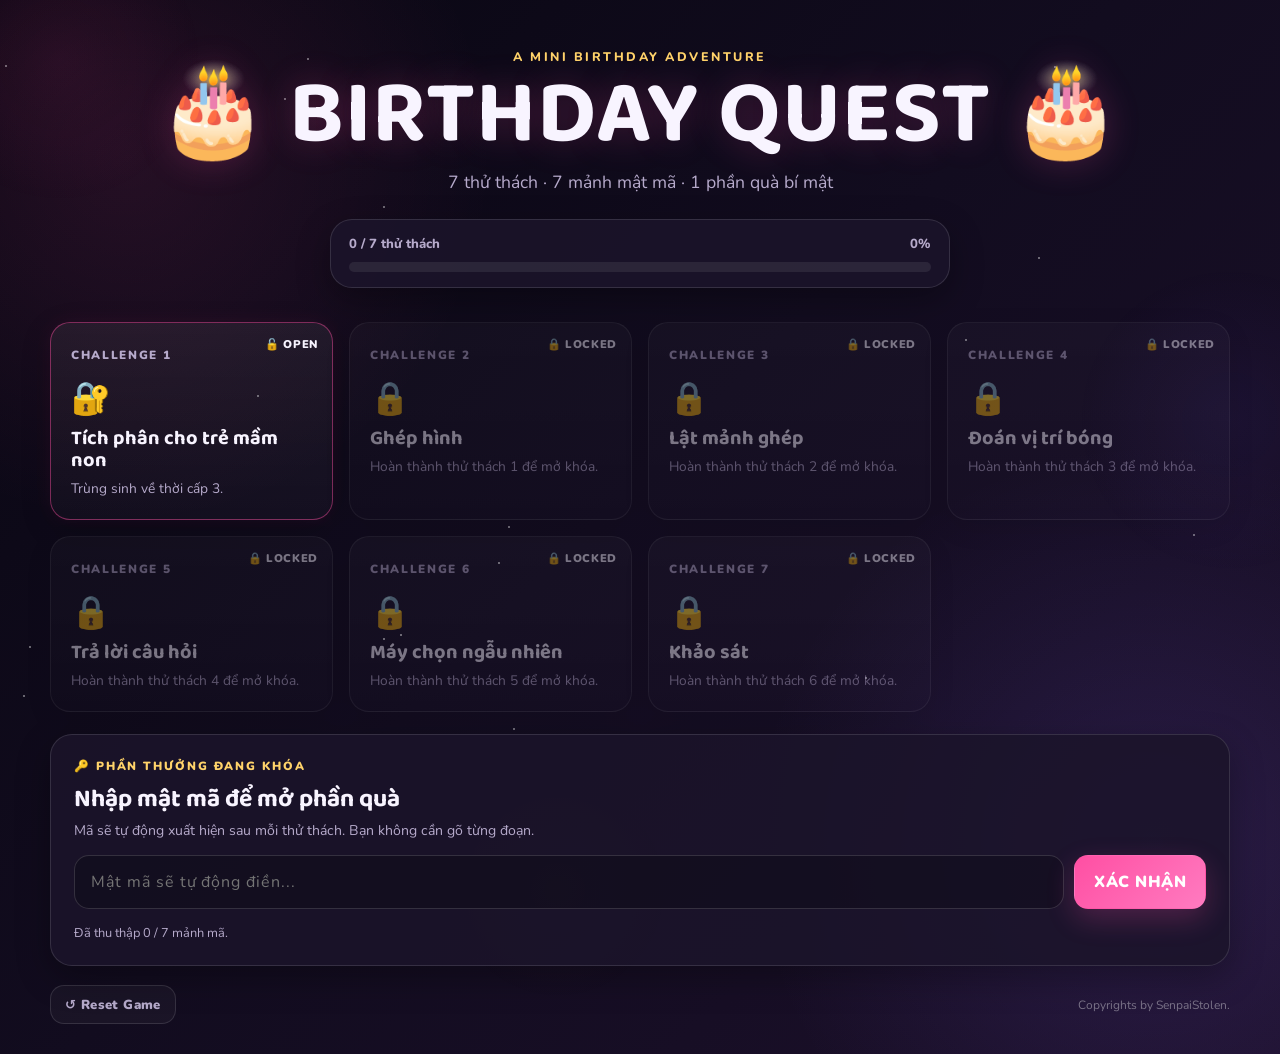
<file: index.html>
<!doctype html>
<html lang="vi">
  <head>
    <meta charset="UTF-8" />
    <meta name="viewport" content="width=device-width, initial-scale=1.0" />
    <title>Birthday Quest — 7 Challenges</title>
    <meta name="theme-color" content="#120c1f" />
    <meta
      name="description"
      content="Birthday Quest — 7 thử thách mini game tương tác"
    />
    <link rel="preconnect" href="https://fonts.googleapis.com" />
    <link rel="preconnect" href="https://fonts.gstatic.com" crossorigin />
    <link
      href="https://fonts.googleapis.com/css2?family=Baloo+2:wght@500;600;700;800&family=Nunito:wght@400;600;700;800&display=swap"
      rel="stylesheet"
    />
    <link rel="stylesheet" href="style.css" />
  </head>
  <body>
    <div class="bg-orb orb-a"></div>
    <div class="bg-orb orb-b"></div>
    <div class="bg-orb orb-c"></div>
    <div id="particles" aria-hidden="true"></div>

    <main class="app-shell">
      <header class="hero">
        <div class="eyebrow">A MINI BIRTHDAY ADVENTURE</div>
        <h1>🎂 BIRTHDAY QUEST 🎂</h1>
        <p class="hero-subtitle">
          7 thử thách · 7 mảnh mật mã · 1 phần quà bí mật
        </p>

        <div class="progress-card glass">
          <div class="progress-head">
            <span id="progressText">0 / 7 thử thách</span>
            <span id="progressPercent">0%</span>
          </div>
          <div class="progress-track" aria-label="Tiến trình">
            <div id="progressBar" class="progress-fill"></div>
          </div>
        </div>
      </header>

      <section
        class="challenge-grid"
        id="challengeGrid"
        aria-label="7 thử thách mini game"
      ></section>

      <section class="code-panel glass">
        <div>
          <div class="panel-kicker">🔑 PHẦN THƯỞNG ĐANG KHÓA</div>
          <h2>Nhập mật mã để mở phần quà</h2>
          <p>
            Mã sẽ tự động xuất hiện sau mỗi thử thách. Bạn không cần gõ từng
            đoạn.
          </p>
        </div>
        <div class="code-row">
          <input
            id="finalCodeInput"
            type="text"
            autocomplete="off"
            spellcheck="false"
            placeholder="Mật mã sẽ tự động điền..."
            aria-label="Mật mã"
          />
          <button id="verifyCodeBtn" class="primary-btn">XÁC NHẬN</button>
        </div>
        <div class="code-status" id="codeStatus">
          Hoàn thành tất cả thử thách để mở khóa.
        </div>
      </section>

      <footer class="footer">
        <button id="resetBtn" class="ghost-btn">↺ Reset Game</button>
        <span>Copyrights by SenpaiStolen.</span>
      </footer>
    </main>

    <div class="modal-backdrop" id="modalBackdrop" hidden>
      <div
        class="modal"
        role="dialog"
        aria-modal="true"
        aria-labelledby="modalTitle"
      >
        <button class="modal-close" id="modalClose" aria-label="Đóng">×</button>
        <div class="modal-icon" id="modalIcon">✨</div>
        <h3 id="modalTitle">Thông báo</h3>
        <p id="modalMessage"></p>
        <div class="modal-actions" id="modalActions"></div>
      </div>
    </div>

    <script src="script.js"></script>
  </body>
</html>
</file>
<file: style.css>
:root {
  --bg-0: #080611;
  --bg-1: #120c1f;
  --bg-2: #1c102b;
  --panel: rgba(27, 20, 42, 0.72);
  --panel-strong: rgba(29, 19, 48, 0.92);
  --text: #f8f4ff;
  --muted: #b6aacb;
  --line: rgba(255, 255, 255, 0.12);
  --accent: #ff4fa3;
  --accent-2: #8d6aff;
  --success: #5dffb0;
  --danger: #ff667f;
  --gold: #ffd36a;
  --shadow: 0 12px 34px rgba(0, 0, 0, 0.3);
}

* {
  box-sizing: border-box;
}
html {
  scroll-behavior: auto;
}
body {
  margin: 0;
  min-height: 100vh;
  color: var(--text);
  background:
    radial-gradient(
      circle at 10% 15%,
      rgba(255, 79, 163, 0.11),
      transparent 25%
    ),
    radial-gradient(
      circle at 90% 80%,
      rgba(141, 106, 255, 0.14),
      transparent 28%
    ),
    linear-gradient(135deg, var(--bg-0), var(--bg-1) 48%, var(--bg-2));
  font-family: "Nunito", system-ui, sans-serif;
  overflow-x: hidden;
}

button,
input {
  font: inherit;
}
button {
  cursor: pointer;
}

body.modal-open {
  overflow: hidden;
}
.bg-orb {
  position: fixed;
  z-index: -1;
  border-radius: 999px;
  pointer-events: none;
  opacity: 0.12;
  contain: strict;
}
.orb-a {
  width: 280px;
  height: 280px;
  background: radial-gradient(
    circle,
    rgba(255, 63, 158, 0.55) 0%,
    rgba(255, 63, 158, 0) 72%
  );
  top: -80px;
  left: -80px;
}
.orb-b {
  width: 300px;
  height: 300px;
  background: radial-gradient(
    circle,
    rgba(118, 84, 255, 0.55) 0%,
    rgba(118, 84, 255, 0) 72%
  );
  right: -100px;
  top: 30%;
}
.orb-c {
  width: 220px;
  height: 220px;
  background: radial-gradient(
    circle,
    rgba(255, 200, 91, 0.42) 0%,
    rgba(255, 200, 91, 0) 72%
  );
  left: 35%;
  bottom: -100px;
  opacity: 0.08;
}

#particles {
  position: fixed;
  inset: 0;
  pointer-events: none;
  z-index: -1;
  overflow: hidden;
  contain: strict;
}
.particle {
  position: absolute;
  width: 2px;
  height: 2px;
  border-radius: 50%;
  background: rgba(255, 255, 255, 0.5);
  animation: twinkle var(--dur) ease-in-out infinite alternate;
}

.app-shell {
  width: min(1180px, calc(100% - 28px));
  margin: 0 auto;
  padding: 48px 0 30px;
}
.hero {
  text-align: center;
}
.eyebrow {
  color: var(--gold);
  font-size: 0.78rem;
  font-weight: 800;
  letter-spacing: 0.2em;
}
h1 {
  margin: 8px 0 5px;
  font-family: "Baloo 2", sans-serif;
  font-size: clamp(2.7rem, 7vw, 5.7rem);
  line-height: 0.95;
  letter-spacing: 0.01em;
  text-shadow: 0 0 36px rgba(255, 79, 163, 0.24);
}
.hero-subtitle {
  margin: 12px 0 25px;
  color: var(--muted);
  font-size: clamp(0.95rem, 2vw, 1.1rem);
}

.glass {
  background: rgba(27, 20, 42, 0.86);
  border: 1px solid var(--line);
  border-radius: 22px;
  box-shadow: var(--shadow);
}
.progress-card {
  width: min(620px, 100%);
  margin: 0 auto 34px;
  padding: 15px 18px;
}
.progress-head {
  display: flex;
  justify-content: space-between;
  margin-bottom: 9px;
  font-size: 0.82rem;
  color: var(--muted);
  font-weight: 800;
}
.progress-track {
  height: 10px;
  background: rgba(255, 255, 255, 0.08);
  border-radius: 999px;
  overflow: hidden;
}
.progress-fill {
  height: 100%;
  width: 0;
  border-radius: inherit;
  background: linear-gradient(90deg, var(--accent), var(--accent-2));
  box-shadow: 0 0 22px rgba(255, 79, 163, 0.45);
  transition: width 0.45s cubic-bezier(0.22, 1, 0.36, 1);
}

.challenge-grid {
  display: grid;
  grid-template-columns: repeat(4, minmax(0, 1fr));
  gap: 16px;
}
.challenge-card {
  position: relative;
  min-height: 170px;
  padding: 20px;
  border-radius: 20px;
  border: 1px solid var(--line);
  background: linear-gradient(
    180deg,
    rgba(255, 255, 255, 0.06),
    rgba(255, 255, 255, 0.025)
  );
  box-shadow: 0 8px 30px rgba(0, 0, 0, 0.18);
  overflow: hidden;
  isolation: isolate;
  transition:
    transform 0.22s ease,
    border-color 0.22s ease,
    box-shadow 0.22s ease,
    opacity 0.22s ease;
}
.challenge-card::after {
  content: "";
  position: absolute;
  inset: -40%;
  z-index: -1;
  background: radial-gradient(
    circle,
    rgba(255, 255, 255, 0.06),
    transparent 55%
  );
  opacity: 0;
  transition: opacity 0.2s;
}
.challenge-card.unlocked {
  cursor: pointer;
  border-color: rgba(255, 79, 163, 0.28);
}
.challenge-card.unlocked:hover {
  transform: translateY(-5px);
  border-color: rgba(255, 79, 163, 0.6);
  box-shadow:
    0 18px 40px rgba(0, 0, 0, 0.3),
    0 0 28px rgba(255, 79, 163, 0.1);
}
.challenge-card.unlocked:hover::after {
  opacity: 1;
}
.challenge-card.locked {
  opacity: 0.46;
  cursor: not-allowed;
}
.challenge-card.completed {
  border-color: rgba(93, 255, 176, 0.38);
  background: linear-gradient(
    180deg,
    rgba(93, 255, 176, 0.09),
    rgba(255, 255, 255, 0.025)
  );
}
.challenge-card.active {
  border-color: rgba(255, 79, 163, 0.44);
  box-shadow:
    0 8px 30px rgba(0, 0, 0, 0.2),
    0 0 20px rgba(255, 79, 163, 0.08);
}

.challenge-number {
  font-size: 0.74rem;
  color: var(--muted);
  font-weight: 900;
  letter-spacing: 0.14em;
}
.challenge-icon {
  font-size: 2rem;
  margin: 12px 0 7px;
}
.challenge-title {
  font-family: "Baloo 2", sans-serif;
  font-size: 1.25rem;
  line-height: 1.1;
  margin: 0 0 8px;
}
.challenge-desc {
  margin: 0;
  color: var(--muted);
  font-size: 0.86rem;
  line-height: 1.45;
}
.challenge-state {
  position: absolute;
  right: 14px;
  top: 14px;
  font-size: 0.7rem;
  font-weight: 900;
  letter-spacing: 0.06em;
}

.code-panel {
  margin-top: 22px;
  padding: 23px;
  display: grid;
  gap: 15px;
}
.panel-kicker {
  color: var(--gold);
  font-size: 0.74rem;
  font-weight: 900;
  letter-spacing: 0.16em;
}
.code-panel h2 {
  margin: 5px 0 2px;
  font-family: "Baloo 2", sans-serif;
  font-size: 1.55rem;
}
.code-panel p {
  margin: 0;
  color: var(--muted);
  font-size: 0.88rem;
}
.code-row {
  display: grid;
  grid-template-columns: 1fr auto;
  gap: 10px;
}
.code-row input {
  min-width: 0;
  height: 54px;
  padding: 0 16px;
  color: var(--text);
  background: rgba(0, 0, 0, 0.22);
  border: 1px solid rgba(255, 255, 255, 0.14);
  border-radius: 15px;
  outline: none;
  letter-spacing: 0.06em;
  transition:
    border-color 0.2s,
    box-shadow 0.2s;
}
.code-row input:focus {
  border-color: rgba(141, 106, 255, 0.75);
  box-shadow: 0 0 0 4px rgba(141, 106, 255, 0.09);
}
.primary-btn,
.secondary-btn,
.danger-btn,
.ghost-btn {
  border: 1px solid transparent;
  border-radius: 14px;
  padding: 0 19px;
  min-height: 50px;
  font-weight: 900;
  letter-spacing: 0.03em;
  transition:
    transform 0.2s,
    box-shadow 0.2s,
    background 0.2s,
    border-color 0.2s;
}
.primary-btn {
  color: white;
  background: linear-gradient(135deg, var(--accent), #ff7bc0);
  box-shadow: 0 10px 28px rgba(255, 79, 163, 0.22);
}
.primary-btn:hover,
.secondary-btn:hover,
.danger-btn:hover,
.ghost-btn:hover {
  transform: translateY(-2px);
}
.secondary-btn {
  color: white;
  background: rgba(141, 106, 255, 0.15);
  border-color: rgba(141, 106, 255, 0.3);
}
.danger-btn {
  color: white;
  background: linear-gradient(135deg, #ff355e, #c1164a);
  box-shadow: 0 10px 28px rgba(255, 53, 94, 0.2);
}
.ghost-btn {
  color: var(--muted);
  background: rgba(255, 255, 255, 0.035);
  border-color: rgba(255, 255, 255, 0.12);
  min-height: 39px;
  padding: 0 14px;
  font-size: 0.82rem;
}
.primary-btn:disabled,
.secondary-btn:disabled,
.danger-btn:disabled {
  opacity: 0.5;
  cursor: not-allowed;
  transform: none;
}
.code-status {
  font-size: 0.8rem;
  color: var(--muted);
}

.footer {
  display: flex;
  align-items: center;
  justify-content: space-between;
  gap: 12px;
  margin-top: 19px;
  color: rgba(255, 255, 255, 0.4);
  font-size: 0.75rem;
}

.challenge-screen {
  display: grid;
  grid-column: 1 / -1;
  width: 100%;
  min-width: 0;
  gap: 20px;
}
.challenge-hero {
  display: flex;
  align-items: flex-start;
  justify-content: space-between;
  gap: 20px;
}
.challenge-hero h2 {
  margin: 0 0 5px;
  font-family: "Baloo 2", sans-serif;
  font-size: clamp(1.8rem, 4vw, 2.5rem);
}
.challenge-hero p {
  margin: 0;
  color: var(--muted);
}
.challenge-close {
  border: 1px solid var(--line);
  background: rgba(255, 255, 255, 0.04);
  color: var(--muted);
  width: 40px;
  height: 40px;
  border-radius: 50%;
  font-size: 1.2rem;
}
.challenge-box {
  padding: 24px;
  border: 1px solid var(--line);
  border-radius: 22px;
  background: rgba(0, 0, 0, 0.15);
}

.math-card {
  text-align: center;
}
.equation {
  margin: 14px 0 20px;
  font-family: Georgia, serif;
  font-size: clamp(2rem, 6vw, 3.4rem);
}
.answer-input {
  width: min(380px, 100%);
  height: 50px;
  padding: 0 15px;
  text-align: center;
  color: var(--text);
  background: rgba(255, 255, 255, 0.04);
  border: 1px solid var(--line);
  border-radius: 13px;
  outline: none;
}
.answer-input:focus {
  border-color: rgba(255, 79, 163, 0.7);
  box-shadow: 0 0 0 4px rgba(255, 79, 163, 0.08);
}
.help-text {
  margin-top: 10px;
  color: rgba(255, 255, 255, 0.42);
  font-size: 0.76rem;
}

.rps-game {
  display: grid;
  gap: 20px;
  max-width: 820px;
  margin: 0 auto;
  text-align: center;
}
.rps-scoreboard {
  display: grid;
  grid-template-columns: 1fr auto 1fr;
  align-items: center;
  gap: 16px;
  width: min(560px, 100%);
  margin: 0 auto;
}
.rps-score-card {
  padding: 14px 18px;
  border: 1px solid var(--line);
  border-radius: 17px;
  background: rgba(255, 255, 255, 0.04);
}
.rps-score-card span {
  display: block;
  color: var(--muted);
  font-size: 0.7rem;
  font-weight: 900;
  letter-spacing: 0.12em;
}
.rps-score-card strong {
  display: block;
  margin-top: 2px;
  font-family: "Baloo 2", sans-serif;
  font-size: 2rem;
  line-height: 1;
}
.rps-vs {
  color: var(--gold);
  font-family: "Baloo 2", sans-serif;
  font-size: 1.2rem;
  font-weight: 900;
}
.rps-arena {
  display: grid;
  grid-template-columns: 1fr minmax(130px, 0.7fr) 1fr;
  align-items: center;
  gap: 14px;
  width: min(700px, 100%);
  margin: 0 auto;
}
.rps-side {
  display: grid;
  justify-items: center;
  gap: 7px;
  color: var(--muted);
  font-size: 0.7rem;
  font-weight: 900;
  letter-spacing: 0.1em;
}
.rps-pick {
  width: clamp(92px, 18vw, 130px);
  aspect-ratio: 1;
  display: grid;
  place-items: center;
  border-radius: 24px;
  border: 1px solid rgba(255, 255, 255, 0.12);
  background: linear-gradient(
    180deg,
    rgba(255, 255, 255, 0.08),
    rgba(255, 255, 255, 0.025)
  );
  box-shadow: 0 12px 28px rgba(0, 0, 0, 0.18);
  font-size: clamp(3rem, 8vw, 4.5rem);
  user-select: none;
}
.rps-result {
  font-family: "Baloo 2", sans-serif;
  font-size: clamp(1.25rem, 3vw, 1.7rem);
  font-weight: 900;
  line-height: 1.1;
}
.rps-result.thinking {
  animation: rpsPulse 0.5s ease-in-out infinite alternate;
  color: var(--gold);
}
.rps-result.win {
  color: var(--success);
}
.rps-result.lose {
  color: var(--danger);
}
.rps-result.draw {
  color: var(--gold);
}
.rps-choices {
  display: grid;
  grid-template-columns: repeat(3, minmax(0, 1fr));
  gap: 12px;
  width: min(700px, 100%);
  margin: 0 auto;
}
.rps-choice {
  min-height: 92px;
  display: grid;
  place-items: center;
  gap: 2px;
  padding: 12px;
  border: 1px solid var(--line);
  border-radius: 17px;
  background: rgba(255, 255, 255, 0.035);
  color: var(--text);
  font-weight: 900;
  transition:
    transform 0.16s ease,
    border-color 0.16s ease,
    background 0.16s ease,
    box-shadow 0.16s ease;
}
.rps-choice:hover {
  transform: translateY(-3px);
  border-color: rgba(255, 79, 163, 0.55);
  background: rgba(255, 79, 163, 0.08);
  box-shadow: 0 10px 24px rgba(0, 0, 0, 0.2);
}
.rps-choice:active {
  transform: translateY(-1px) scale(0.98);
}
.rps-choice.chosen {
  border-color: rgba(255, 79, 163, 0.72);
  box-shadow:
    0 0 0 3px rgba(255, 79, 163, 0.08),
    0 12px 26px rgba(255, 79, 163, 0.12);
}
.rps-choice-emoji {
  font-size: 2.25rem;
  line-height: 1;
}
.rps-status {
  min-height: 22px;
  color: var(--muted);
  font-size: 0.82rem;
}

/* ==========================================
   JIGSAW PUZZLE — Challenge 2
   ========================================== */
.jigsaw-wrapper {
  display: grid;
  gap: 16px;
  max-width: 960px;
  margin: 0 auto;
}
.jigsaw-hint {
  margin: 0;
  text-align: center;
  color: var(--muted);
  font-size: 0.88rem;
}
.jigsaw-layout {
  display: grid;
  grid-template-columns: 1fr 1fr;
  gap: 20px;
  align-items: start;
}
/* Khay chứa các mảnh chưa đặt */
.jigsaw-tray {
  display: grid;
  grid-template-columns: repeat(3, 1fr);
  gap: 8px;
  padding: 12px;
  border: 1px solid var(--line);
  border-radius: 18px;
  background: rgba(255, 255, 255, 0.03);
  min-height: 200px;
}
/* Bảng ghép hình */
.jigsaw-board {
  display: grid;
  grid-template-columns: repeat(var(--jcols), 1fr);
  grid-template-rows: repeat(var(--jrows), 1fr);
  gap: 3px;
  border: 2px solid rgba(255, 255, 255, 0.1);
  border-radius: 14px;
  overflow: hidden;
  background: rgba(0, 0, 0, 0.3);
  aspect-ratio: 4 / 3;
}
/* Ô trống trên bảng */
.jigsaw-slot {
  position: relative;
  background: rgba(255, 255, 255, 0.04);
  border: 1px dashed rgba(255, 255, 255, 0.14);
  transition:
    border-color 0.18s ease,
    background 0.18s ease;
  cursor: default;
  overflow: hidden;
}
.jigsaw-slot.drag-over {
  border-color: rgba(141, 106, 255, 0.75);
  background: rgba(141, 106, 255, 0.1);
}
.jigsaw-slot.slot-locked {
  border: none;
  background: transparent;
  cursor: default;
}
.jigsaw-slot.slot-wrong {
  border-color: var(--danger);
  background: rgba(255, 102, 127, 0.12);
}
/* Mảnh ghép hình */
.jigsaw-piece {
  width: 100%;
  aspect-ratio: 4 / 3;
  border-radius: 8px;
  border: 1px solid rgba(255, 255, 255, 0.14);
  background-repeat: no-repeat;
  cursor: grab;
  transition:
    transform 0.14s ease,
    box-shadow 0.14s ease,
    border-color 0.14s ease,
    opacity 0.14s ease;
  user-select: none;
  -webkit-user-select: none;
  touch-action: none;
}
.jigsaw-piece:hover:not(.locked):not(.dragging) {
  transform: translateY(-3px) scale(1.04);
  border-color: rgba(255, 79, 163, 0.65);
  box-shadow: 0 8px 22px rgba(0, 0, 0, 0.35);
}
.jigsaw-piece:active:not(.locked) {
  cursor: grabbing;
}
.jigsaw-piece.dragging {
  opacity: 0.45;
  transform: scale(0.96);
}
/* Mảnh đã khóa đúng vị trí — không còn viền nữa, hiện full */
.jigsaw-piece.locked {
  width: 100%;
  height: 100%;
  border-radius: 0;
  border: none;
  aspect-ratio: unset;
  cursor: default;
  position: absolute;
  inset: 0;
  animation: pieceLock 0.32s cubic-bezier(0.16, 1, 0.3, 1);
}
/* Ghost mảnh khi kéo bằng touch */
.jigsaw-ghost {
  position: fixed;
  z-index: 999;
  pointer-events: none;
  opacity: 0.7;
  border-radius: 8px;
  border: 2px solid rgba(141, 106, 255, 0.8);
  box-shadow: 0 16px 40px rgba(0, 0, 0, 0.45);
}
.jigsaw-status {
  text-align: center;
  color: var(--muted);
  font-size: 0.82rem;
  font-weight: 800;
  letter-spacing: 0.05em;
}
@keyframes pieceLock {
  0% {
    transform: scale(1.06);
    opacity: 0.7;
  }
  60% {
    transform: scale(0.98);
    opacity: 1;
  }
  100% {
    transform: scale(1);
    opacity: 1;
  }
}

/* Responsive: mobile xếp dọc */
@media (max-width: 680px) {
  .jigsaw-layout {
    grid-template-columns: 1fr;
  }
  .jigsaw-tray {
    grid-template-columns: repeat(4, 1fr);
  }
}

.questions {
  display: grid;
  gap: 15px;
  max-width: 760px;
  margin: 0 auto;
}
.question-item {
  padding: 17px;
  border: 1px solid var(--line);
  border-radius: 16px;
  background: rgba(255, 255, 255, 0.03);
}
.question-item label {
  display: block;
  margin-bottom: 8px;
  font-weight: 800;
  line-height: 1.45;
}
.question-item input {
  width: 100%;
  height: 48px;
  padding: 0 13px;
  background: rgba(0, 0, 0, 0.2);
  color: var(--text);
  border: 1px solid var(--line);
  border-radius: 11px;
  outline: none;
}
.question-item input:focus {
  border-color: rgba(141, 106, 255, 0.7);
}

.cup-game {
  display: grid;
  gap: 20px;
  text-align: center;
}
.cup-arena {
  position: relative;
  width: min(680px, 100%);
  margin: 0 auto;
  height: clamp(250px, 38vw, 300px);
  overflow: hidden;
}

/* =========================
   CỐC
   ========================= */

.cup {
  position: absolute;

  /* VỊ TRÍ BAN ĐẦU: CỐC Ở PHÍA TRÊN */
  top: 30px;

  width: min(132px, calc((100% - 48px) / 3));
  min-width: 78px;
  aspect-ratio: 0.9;

  border-radius: 18px 18px 34% 34%;
  background: linear-gradient(160deg, #ffbb78, #ff6f91 48%, #8f58da);

  border: 1px solid rgba(255, 255, 255, 0.2);

  box-shadow:
    0 18px 28px rgba(0, 0, 0, 0.28),
    inset 0 4px 10px rgba(255, 255, 255, 0.18);

  transform-origin: 50% 100%;

  transition:
    left 0.55s cubic-bezier(0.22, 1, 0.36, 1),
    top 0.35s cubic-bezier(0.22, 1, 0.36, 1),
    transform 0.35s cubic-bezier(0.22, 1, 0.36, 1),
    filter 0.2s;

  transform: translateX(-50%);

  z-index: 2;
}

.cup::after {
  content: "";
  position: absolute;
  inset: 0;

  border-radius: inherit;

  background: linear-gradient(
    90deg,
    rgba(255, 255, 255, 0.15),
    transparent 32%
  );

  pointer-events: none;
}

/* =========================
   CỐC HẠ XUỐNG ĐỂ XÁO
   ========================= */

.cup.shuffling {
  top: 145px;
}

/* =========================
   CỐC ĐƯỢC CHỌN → ĐI LÊN
   ========================= */

.cup.reveal {
  top: 30px;

  transform: translateX(-50%) translateY(-20px) rotate(-8deg);

  filter: brightness(1.14);

  z-index: 3;
}

/* =========================
   QUẢ BÓNG
   ========================= */

.ball {
  position: absolute;

  width: 28px;
  height: 28px;

  /*
   * Bóng nằm phía dưới cốc
   * khi cốc đang ở vị trí trên.
   */
  left: 16.67%;
  top: 250px;

  border-radius: 50%;

  transform: translateX(-50%);

  background: radial-gradient(
    circle at 35% 30%,
    #fff 0 10%,
    #ffe67b 12%,
    #ff9a4a 65%,
    #ff516f
  );

  box-shadow: 0 0 25px rgba(255, 203, 83, 0.55);

  transition:
    left 0.55s cubic-bezier(0.22, 1, 0.36, 1),
    top 0.35s ease,
    opacity 0.2s;

  /*
   * Quan trọng:
   * bóng nằm phía sau cốc.
   */
  z-index: 1;
}

/* =========================
   NÚT CHỌN CỐC
   ========================= */

.cup-labels {
  display: grid;
  grid-template-columns: repeat(3, 1fr);

  width: min(680px, 100%);
  margin: 0 auto;

  gap: 12px;
}

.cup-select {
  min-height: 46px;

  border: 1px solid rgba(255, 255, 255, 0.13);
  border-radius: 13px;

  background: rgba(255, 255, 255, 0.04);

  color: var(--text);

  font-weight: 800;
}

/* =========================
   SỐ VÒNG
   ========================= */

.round-badge {
  display: inline-block;

  padding: 7px 11px;

  border-radius: 999px;

  background: rgba(255, 255, 255, 0.06);

  border: 1px solid var(--line);

  font-size: 0.78rem;
  font-weight: 900;
}
.survey {
  text-align: center;
}
.survey-question {
  margin: 15px auto 18px;
  max-width: 680px;
  font-family: "Baloo 2", sans-serif;
  font-size: clamp(1.5rem, 4vw, 2.1rem);
}
.survey-grid {
  display: grid;
  grid-template-columns: repeat(2, minmax(0, 1fr));
  gap: 12px;
  max-width: 720px;
  margin: 0 auto;
}
.survey-option {
  min-height: 64px;
  text-align: left;
  padding: 12px 15px;
  border: 1px solid var(--line);
  border-radius: 15px;
  color: var(--text);
  background: rgba(255, 255, 255, 0.035);
  font-weight: 800;
  transition:
    transform 0.2s,
    border-color 0.2s,
    background 0.2s;
}
.survey-option:hover {
  transform: translateY(-2px);
  border-color: rgba(255, 79, 163, 0.55);
  background: rgba(255, 79, 163, 0.08);
}

.roulette {
  text-align: center;
}
.slot-machine {
  display: grid;
  grid-template-columns: repeat(3, minmax(0, 1fr));
  gap: 10px;
  max-width: 700px;
  margin: 20px auto;
}
.slot {
  min-height: 86px;
  display: grid;
  place-items: center;
  padding: 10px;
  border: 1px solid rgba(255, 255, 255, 0.14);
  border-radius: 16px;
  background: linear-gradient(
    180deg,
    rgba(255, 255, 255, 0.08),
    rgba(255, 255, 255, 0.02)
  );
  box-shadow: inset 0 1px 0 rgba(255, 255, 255, 0.06);
}
.slot b {
  display: block;
  font-family: "Baloo 2", sans-serif;
  font-size: clamp(1.4rem, 4vw, 2rem);
}
.slot small {
  color: var(--muted);
  font-size: 0.72rem;
  text-transform: uppercase;
  letter-spacing: 0.1em;
}
.cheat-wrap {
  min-height: 54px;
  display: grid;
  place-items: center;
}
.hidden {
  display: none !important;
}

.final-stage {
  position: relative;
  min-height: 480px;
  display: grid;
  place-items: center;
  overflow: hidden;
  border-radius: 24px;
  background: radial-gradient(circle, rgba(255, 79, 163, 0.1), transparent 60%);
}
.final-code {
  font-family: "Baloo 2", sans-serif;
  font-size: clamp(2.5rem, 8vw, 5.5rem);
  letter-spacing: 0.12em;
  opacity: 0;
  transform: scale(0.45);
  text-shadow:
    0 0 22px rgba(255, 79, 163, 0.8),
    0 0 60px rgba(141, 106, 255, 0.6);
}
.final-code.show {
  animation: codeReveal 1.15s cubic-bezier(0.16, 1, 0.3, 1) forwards;
}
.challenge-orbit {
  position: absolute;
  inset: 50% auto auto 50%;
  width: min(310px, 70vw);
  aspect-ratio: 1;
  transform: translate(-50%, -50%);
}
.orbit-item {
  position: absolute;
  left: 50%;
  top: 50%;
  width: 72px;
  height: 72px;
  margin: -36px;
  display: grid;
  place-items: center;
  border-radius: 18px;
  background: rgba(255, 255, 255, 0.07);
  border: 1px solid rgba(255, 255, 255, 0.14);
  font-weight: 900;
  box-shadow: 0 6px 20px rgba(0, 0, 0, 0.2);
}
.final-stage.playing .orbit-item {
  animation: orbit 2.3s cubic-bezier(0.22, 0.61, 0.36, 1) forwards;
  animation-delay: var(--delay);
}
.final-stage.playing .orbit-item:nth-child(1) {
  --angle: 0deg;
}
.final-stage.playing .orbit-item:nth-child(2) {
  --angle: 51deg;
}
.final-stage.playing .orbit-item:nth-child(3) {
  --angle: 103deg;
}
.final-stage.playing .orbit-item:nth-child(4) {
  --angle: 154deg;
}
.final-stage.playing .orbit-item:nth-child(5) {
  --angle: 206deg;
}
.final-stage.playing .orbit-item:nth-child(6) {
  --angle: 257deg;
}
.final-stage.playing .orbit-item:nth-child(7) {
  --angle: 309deg;
}

.modal-backdrop {
  position: fixed;
  inset: 0;
  z-index: 50;
  display: grid;
  place-items: center;
  padding: 20px;
  background: rgba(4, 2, 10, 0.78);
}
.modal-backdrop[hidden] {
  display: none !important;
}
.modal {
  position: relative;
  width: min(500px, 100%);
  padding: 28px;
  text-align: center;
  border: 1px solid rgba(255, 255, 255, 0.14);
  border-radius: 22px;
  background: rgba(29, 19, 48, 0.97);
  box-shadow: 0 24px 55px rgba(0, 0, 0, 0.42);
  animation: modalIn 0.18s ease-out;
}
.modal-close {
  position: absolute;
  top: 10px;
  right: 12px;
  width: 34px;
  height: 34px;
  border: 0;
  border-radius: 50%;
  background: rgba(255, 255, 255, 0.04);
  color: var(--muted);
  font-size: 1.4rem;
}
.modal-icon {
  font-size: 2.7rem;
  margin-bottom: 7px;
}
.modal h3 {
  margin: 0 0 8px;
  font-family: "Baloo 2", sans-serif;
  font-size: 1.8rem;
}
.modal p {
  margin: 0;
  color: var(--muted);
  line-height: 1.6;
}
.modal-actions {
  display: flex;
  gap: 10px;
  justify-content: center;
  margin-top: 20px;
  flex-wrap: wrap;
}

.shake {
  animation: shake 0.34s ease;
}
.success-pop {
  animation: successPop 0.55s cubic-bezier(0.16, 1, 0.3, 1);
}

@keyframes activePulse {
  from {
    opacity: 0.97;
  }
  to {
    opacity: 1;
  }
}
@keyframes twinkle {
  from {
    opacity: 0.18;
    transform: scale(0.8);
  }
  to {
    opacity: 0.85;
    transform: scale(1.35);
  }
}
@keyframes rpsPulse {
  from {
    opacity: 0.55;
    transform: scale(0.98);
  }
  to {
    opacity: 1;
    transform: scale(1.02);
  }
}
@keyframes modalIn {
  from {
    opacity: 0;
    transform: translateY(10px) scale(0.98);
  }
  to {
    opacity: 1;
    transform: none;
  }
}
@keyframes shake {
  0%,
  100% {
    transform: none;
  }
  20% {
    transform: translateX(-7px);
  }
  40% {
    transform: translateX(7px);
  }
  60% {
    transform: translateX(-5px);
  }
  80% {
    transform: translateX(5px);
  }
}
@keyframes successPop {
  0% {
    transform: scale(0.96);
    opacity: 0.4;
  }
  65% {
    transform: scale(1.03);
    opacity: 1;
  }
  100% {
    transform: scale(1);
  }
}
@keyframes codeReveal {
  0% {
    opacity: 0;
    transform: scale(0.45);
    filter: blur(10px);
  }
  65% {
    opacity: 1;
    transform: scale(1.08);
    filter: blur(0);
  }
  100% {
    opacity: 1;
    transform: scale(1);
  }
}
@keyframes orbit {
  0% {
    opacity: 1;
    transform: rotate(0deg) translateX(0) rotate(0deg) scale(1);
  }
  50% {
    opacity: 1;
    transform: rotate(var(--angle)) translateX(130px)
      rotate(calc(var(--angle) * -1)) scale(1.04);
  }
  100% {
    opacity: 0;
    transform: rotate(calc(var(--angle) + 380deg)) translateX(230px)
      rotate(calc((var(--angle) + 380deg) * -1)) scale(0.55);
  }
}

@media (max-width: 980px) {
  .challenge-grid {
    grid-template-columns: repeat(2, minmax(0, 1fr));
  }
}
@media (max-width: 640px) {
  /* các CSS khác của bạn giữ nguyên */

  .cup-arena {
    height: 235px;
  }

  .cup {
    width: min(94px, calc((100% - 36px) / 3));
    min-width: 72px;

    /* vị trí cốc ban đầu */
    top: 25px;
  }

  .cup.shuffling {
    /* vị trí cốc khi xáo */
    top: 125px;
  }

  .cup.reveal {
    /* cốc được chọn bay lên */
    top: 25px;
  }

  .ball {
    /* bóng dưới cốc 1 */
    top: 125px;
  }

  .slot {
    min-height: 72px;
  }

  .final-stage {
    min-height: 380px;
  }

  .orbit-item {
    width: 58px;
    height: 58px;
    margin: -29px;
    border-radius: 15px;
  }
}
/* ==========================================
   MEMORY / LẬT MẢNH GHÉP — Challenge 3
   ========================================== */
.memory-game {
  display: grid;
  gap: 16px;
  max-width: 780px;
  margin: 0 auto;
}
.memory-head {
  display: flex;
  align-items: center;
  justify-content: space-between;
  gap: 12px;
  flex-wrap: wrap;
  color: var(--muted);
  font-size: 0.85rem;
  font-weight: 800;
}
.memory-board {
  display: grid;
  grid-template-columns: repeat(5, minmax(0, 1fr));
  gap: 10px;
}
.memory-card {
  position: relative;
  aspect-ratio: 1;
  padding: 0;
  border: 0;
  background: transparent;
  perspective: 900px;
  -webkit-tap-highlight-color: transparent;
}
.memory-card:disabled {
  cursor: default;
}
.memory-card-inner {
  position: absolute;
  inset: 0;
  display: block;
  border-radius: 14px;
  transform-style: preserve-3d;
  transition: transform 0.42s cubic-bezier(0.22, 1, 0.36, 1);
}
.memory-card.flipped .memory-card-inner {
  transform: rotateY(180deg);
}
.memory-card-face {
  position: absolute;
  inset: 0;
  display: grid;
  place-items: center;
  border-radius: 14px;
  backface-visibility: hidden;
  -webkit-backface-visibility: hidden;
  font-size: clamp(1.35rem, 4.2vw, 2.1rem);
  line-height: 1;
  user-select: none;
  -webkit-user-select: none;
}
.memory-card-back {
  background: linear-gradient(160deg, #2b1c47, #191130);
  border: 1px solid rgba(255, 255, 255, 0.13);
  color: rgba(255, 255, 255, 0.32);
  font-family: "Baloo 2", sans-serif;
  font-weight: 800;
  box-shadow: 0 8px 20px rgba(0, 0, 0, 0.28);
  transition:
    border-color 0.2s,
    color 0.2s,
    transform 0.2s;
}
.memory-card:not(:disabled):hover .memory-card-back {
  border-color: rgba(255, 79, 163, 0.6);
  color: var(--accent);
  transform: translateY(-2px);
}
.memory-card-front {
  transform: rotateY(180deg);
  background: linear-gradient(
    160deg,
    rgba(255, 79, 163, 0.18),
    rgba(141, 106, 255, 0.18)
  );
  border: 1px solid rgba(255, 79, 163, 0.35);
}
.memory-card.matched .memory-card-front {
  border-color: rgba(93, 255, 176, 0.7);
  background: linear-gradient(
    160deg,
    rgba(93, 255, 176, 0.2),
    rgba(141, 106, 255, 0.12)
  );
  box-shadow: 0 0 18px rgba(93, 255, 176, 0.28);
}
.memory-card.matched {
  animation: successPop 0.45s cubic-bezier(0.16, 1, 0.3, 1);
}
.memory-card.wrong .memory-card-front {
  border-color: var(--danger);
  background: rgba(255, 102, 127, 0.2);
  box-shadow: 0 0 18px rgba(255, 102, 127, 0.3);
}
.memory-hint {
  margin: 0;
  text-align: center;
  color: rgba(255, 255, 255, 0.42);
  font-size: 0.78rem;
}
@media (max-width: 640px) {
  .memory-board {
    grid-template-columns: repeat(4, minmax(0, 1fr));
    gap: 8px;
  }
  .memory-card-inner,
  .memory-card-face {
    border-radius: 11px;
  }
}
@media (prefers-reduced-motion: reduce) {
  *,
  *::before,
  *::after {
    animation-duration: 0.001ms !important;
    animation-iteration-count: 1 !important;
    transition-duration: 0.001ms !important;
    scroll-behavior: auto !important;
  }
}
/* ==========================================
   JIGSAW — Badge vòng
   ========================================== */
.jigsaw-round-badge {
  text-align: center;
  font-family: "Baloo 2", sans-serif;
  font-size: 1.1rem;
  font-weight: 800;
  color: var(--gold);
  letter-spacing: 0.08em;
}

/* ==========================================
   ESSAY QUIZ — Challenge 5
   ========================================== */
.checkbox-grid {
  display: grid;
  grid-template-columns: repeat(2, minmax(0, 1fr));
  gap: 8px;
}
.checkbox-item {
  display: flex;
  align-items: center;
  gap: 8px;
  padding: 10px 12px;
  border: 1px solid var(--line);
  border-radius: 11px;
  background: rgba(255, 255, 255, 0.03);
  cursor: pointer;
  font-weight: 700;
  transition:
    border-color 0.2s,
    background 0.2s;
}
.checkbox-item:hover {
  border-color: rgba(141, 106, 255, 0.5);
  background: rgba(141, 106, 255, 0.06);
}
.checkbox-item input[type="checkbox"] {
  width: 18px;
  height: 18px;
  accent-color: var(--accent);
  cursor: pointer;
}
.choice-grid {
  display: grid;
  grid-template-columns: repeat(2, minmax(0, 1fr));
  gap: 10px;
}
.choice-grid .survey-option.chosen {
  border-color: rgba(255, 79, 163, 0.7);
  background: rgba(255, 79, 163, 0.1);
  box-shadow: 0 0 0 3px rgba(255, 79, 163, 0.08);
}

/* ==========================================
   FINAL CODE ANIMATION
   ========================================== */
.code-panel {
  position: relative;
}
.final-overlay {
  position: absolute;
  inset: 0;
  z-index: 10;
  display: grid;
  place-items: center;
  padding: 20px;
  background: rgba(20, 12, 35, 0.96);
  border-radius: 22px;
  animation: fadeIn 0.3s ease;
}
.final-code-display {
  display: flex;
  flex-wrap: wrap;
  justify-content: center;
  gap: 1px;
  font-family: "Baloo 2", sans-serif;
  font-size: clamp(1.1rem, 3.5vw, 1.8rem);
  letter-spacing: 0.08em;
  color: var(--text);
}
.final-code-char {
  transition:
    opacity 0.4s ease,
    transform 0.4s ease;
}
.final-code-char.fade-out {
  opacity: 0;
  transform: translateY(-10px) scale(0.8);
}
.final-greeting {
  position: absolute;
  inset: 0;
  display: grid;
  place-items: center;
  text-align: center;
  padding: 20px;
  font-family: "Baloo 2", sans-serif;
  font-size: clamp(1.4rem, 4.5vw, 2.4rem);
  color: var(--text);
  opacity: 0;
  transform: scale(0.9);
  transition:
    opacity 0.8s ease,
    transform 0.8s ease;
  text-shadow:
    0 0 24px rgba(255, 79, 163, 0.5),
    0 0 60px rgba(141, 106, 255, 0.4);
}
.final-greeting.show {
  opacity: 1;
  transform: scale(1);
}
@keyframes fadeIn {
  from {
    opacity: 0;
  }
  to {
    opacity: 1;
  }
}

/* ==========================================
   RESPONSIVE cho essay quiz
   ========================================== */
@media (max-width: 640px) {
  .checkbox-grid,
  .choice-grid {
    grid-template-columns: 1fr;
  }
}
</file>
